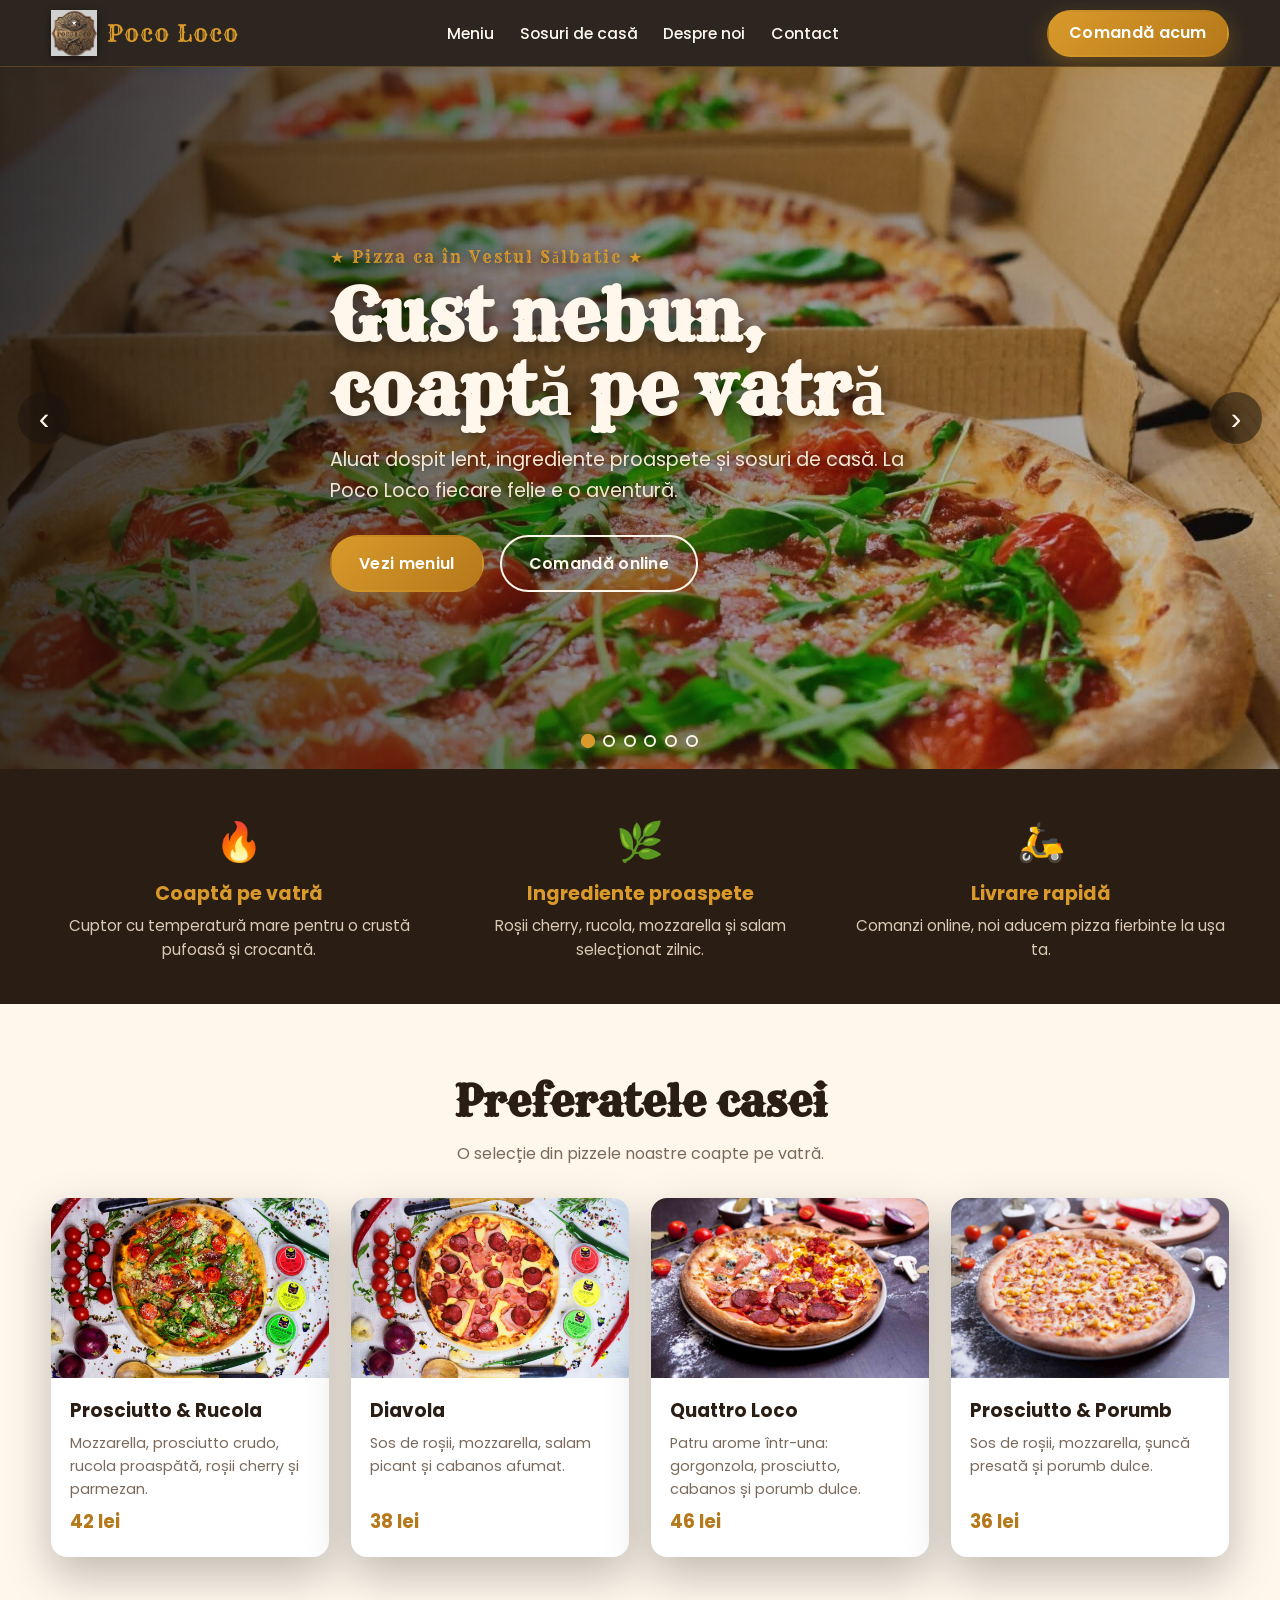
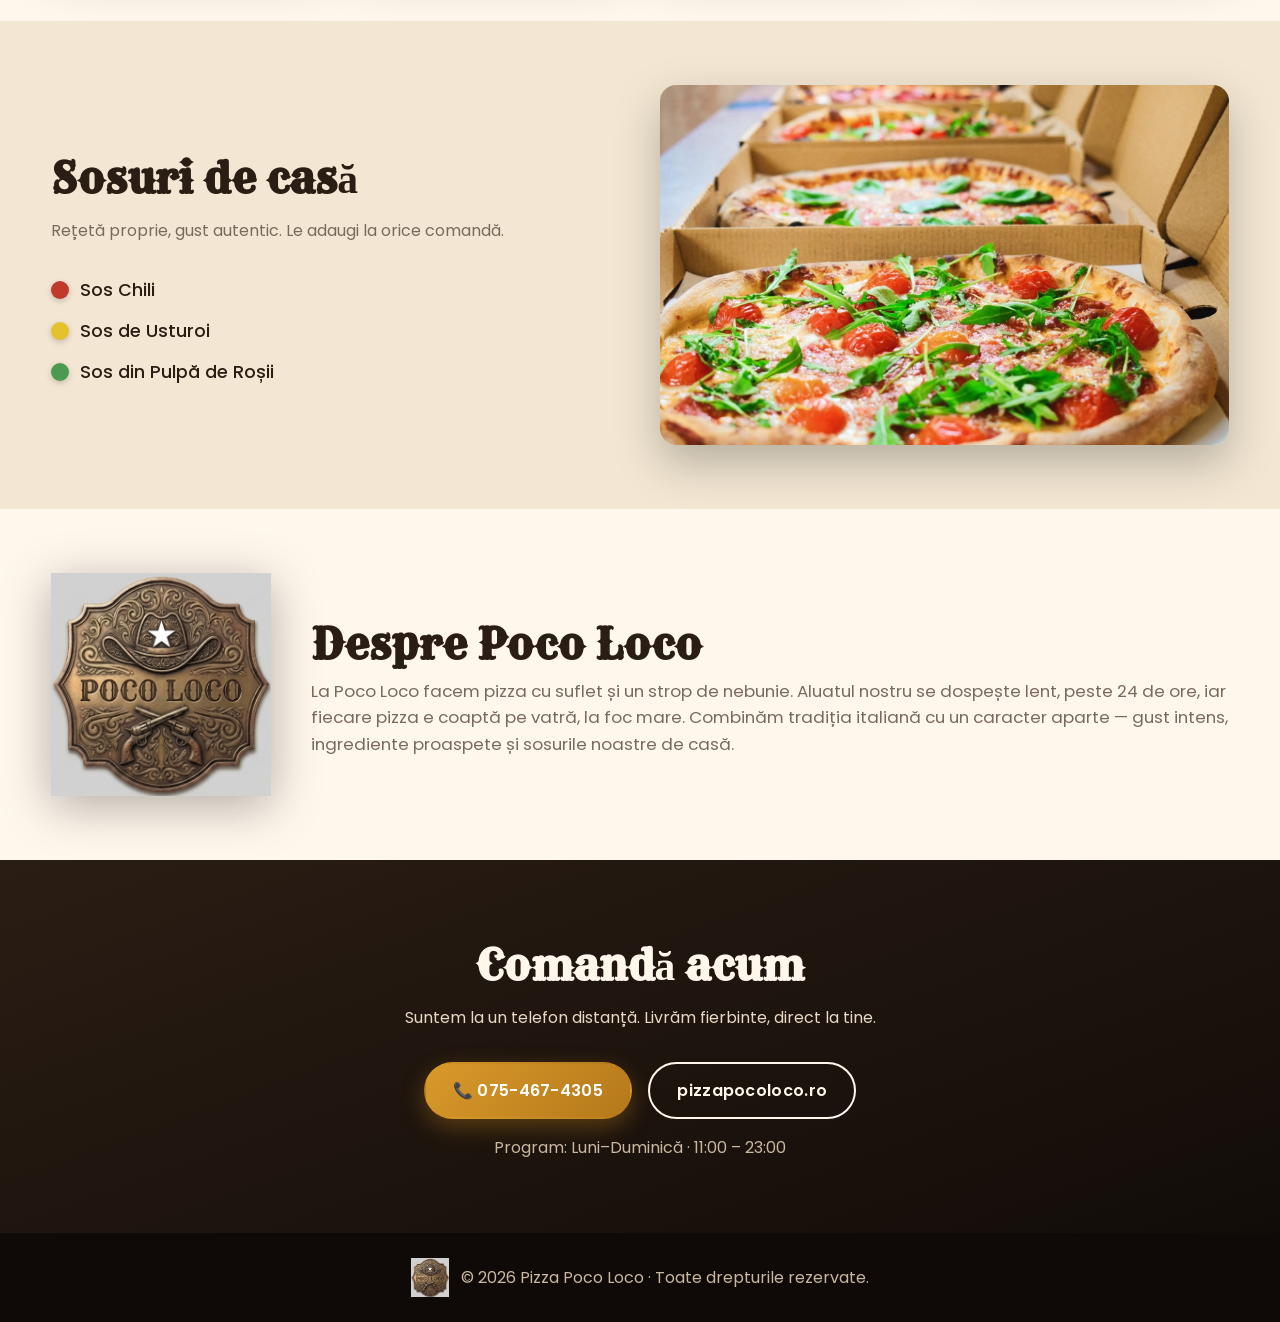
<file: index.html>
<!DOCTYPE html>
<html lang="ro">
<head>
  <meta charset="UTF-8" />
  <meta name="viewport" content="width=device-width, initial-scale=1.0" />
  <title>Pizza Poco Loco — Pizza ca în Vestul Sălbatic | pizzapocoloco.ro</title>
  <meta name="description" content="Pizza Poco Loco — pizza coaptă pe vatră, ingrediente proaspete și sosuri de casă. Comandă online în orașul tău. Livrare rapidă, gust nebun!" />
  <link rel="icon" href="assets/img/logo.png" type="image/png" />
  <link rel="preconnect" href="https://fonts.googleapis.com" />
  <link rel="preconnect" href="https://fonts.gstatic.com" crossorigin />
  <link href="https://fonts.googleapis.com/css2?family=Rye&family=Poppins:wght@300;400;500;600;700&display=swap" rel="stylesheet" />
  <link rel="stylesheet" href="assets/css/styles.css" />
</head>
<body>

  <!-- ===== Header / Navigare ===== -->
  <header class="site-header" id="top">
    <div class="container nav">
      <a href="#top" class="brand">
        <img src="assets/img/logo.png" alt="Sigla Pizza Poco Loco" class="brand__logo" />
        <span class="brand__name">Poco&nbsp;Loco</span>
      </a>
      <nav class="nav__links" aria-label="Navigare principală">
        <a href="#meniu">Meniu</a>
        <a href="#sosuri">Sosuri de casă</a>
        <a href="#despre">Despre noi</a>
        <a href="#contact">Contact</a>
      </nav>
      <a href="#contact" class="btn btn--primary nav__cta">Comandă acum</a>
    </div>
  </header>

  <!-- ===== Hero cu carusel ===== -->
  <section class="hero" aria-label="Galerie pizza">
    <div class="carousel" id="carousel">
      <div class="carousel__track" id="carousel-track">
        <figure class="slide" style="background-image:url('assets/img/pizza-arugula-boxes.jpg')"></figure>
        <figure class="slide" style="background-image:url('assets/img/pizza-prosciutto-rucola.png')"></figure>
        <figure class="slide" style="background-image:url('assets/img/pizza-salami.png')"></figure>
        <figure class="slide" style="background-image:url('assets/img/pizza-quattro.png')"></figure>
        <figure class="slide" style="background-image:url('assets/img/pizza-diavola.png')"></figure>
        <figure class="slide" style="background-image:url('assets/img/pizza-porumb.png')"></figure>
      </div>

      <!-- Conținut peste carusel -->
      <div class="hero__overlay">
        <div class="container hero__content">
          <p class="hero__eyebrow">★ Pizza ca în Vestul Sălbatic ★</p>
          <h1 class="hero__title">Gust nebun,<br />coaptă pe vatră</h1>
          <p class="hero__subtitle">
            Aluat dospit lent, ingrediente proaspete și sosuri de casă.
            La Poco Loco fiecare felie e o aventură.
          </p>
          <div class="hero__actions">
            <a href="#meniu" class="btn btn--primary">Vezi meniul</a>
            <a href="#contact" class="btn btn--ghost">Comandă online</a>
          </div>
        </div>
      </div>

      <!-- Săgeți -->
      <button class="carousel__arrow carousel__arrow--prev" id="prev" aria-label="Imaginea anterioară">‹</button>
      <button class="carousel__arrow carousel__arrow--next" id="next" aria-label="Imaginea următoare">›</button>

      <!-- Indicatori -->
      <div class="carousel__dots" id="dots" role="tablist" aria-label="Selectează imaginea"></div>
    </div>
  </section>

  <!-- ===== Banner caracteristici ===== -->
  <section class="features">
    <div class="container features__grid">
      <div class="feature">
        <span class="feature__icon">🔥</span>
        <h3>Coaptă pe vatră</h3>
        <p>Cuptor cu temperatură mare pentru o crustă pufoasă și crocantă.</p>
      </div>
      <div class="feature">
        <span class="feature__icon">🌿</span>
        <h3>Ingrediente proaspete</h3>
        <p>Roșii cherry, rucola, mozzarella și salam selecționat zilnic.</p>
      </div>
      <div class="feature">
        <span class="feature__icon">🛵</span>
        <h3>Livrare rapidă</h3>
        <p>Comanzi online, noi aducem pizza fierbinte la ușa ta.</p>
      </div>
    </div>
  </section>

  <!-- ===== Meniu (preview) ===== -->
  <section class="menu" id="meniu">
    <div class="container">
      <h2 class="section-title">Preferatele casei</h2>
      <p class="section-lead">O selecție din pizzele noastre coapte pe vatră.</p>
      <div class="menu__grid">
        <article class="card">
          <div class="card__img" style="background-image:url('assets/img/pizza-prosciutto-rucola.png')"></div>
          <div class="card__body">
            <h3>Prosciutto &amp; Rucola</h3>
            <p>Mozzarella, prosciutto crudo, rucola proaspătă, roșii cherry și parmezan.</p>
            <span class="card__price">42 lei</span>
          </div>
        </article>
        <article class="card">
          <div class="card__img" style="background-image:url('assets/img/pizza-diavola.png')"></div>
          <div class="card__body">
            <h3>Diavola</h3>
            <p>Sos de roșii, mozzarella, salam picant și cabanos afumat.</p>
            <span class="card__price">38 lei</span>
          </div>
        </article>
        <article class="card">
          <div class="card__img" style="background-image:url('assets/img/pizza-quattro.png')"></div>
          <div class="card__body">
            <h3>Quattro Loco</h3>
            <p>Patru arome într-una: gorgonzola, prosciutto, cabanos și porumb dulce.</p>
            <span class="card__price">46 lei</span>
          </div>
        </article>
        <article class="card">
          <div class="card__img" style="background-image:url('assets/img/pizza-porumb.png')"></div>
          <div class="card__body">
            <h3>Prosciutto &amp; Porumb</h3>
            <p>Sos de roșii, mozzarella, șuncă presată și porumb dulce.</p>
            <span class="card__price">36 lei</span>
          </div>
        </article>
      </div>
    </div>
  </section>

  <!-- ===== Sosuri de casă ===== -->
  <section class="sauces" id="sosuri">
    <div class="container sauces__inner">
      <div class="sauces__text">
        <h2 class="section-title">Sosuri de casă</h2>
        <p class="section-lead">Rețetă proprie, gust autentic. Le adaugi la orice comandă.</p>
        <ul class="sauces__list">
          <li><span class="dot dot--red"></span> Sos Chili</li>
          <li><span class="dot dot--yellow"></span> Sos de Usturoi</li>
          <li><span class="dot dot--green"></span> Sos din Pulpă de Roșii</li>
        </ul>
      </div>
      <div class="sauces__img" style="background-image:url('assets/img/pizza-arugula-boxes.jpg')"></div>
    </div>
  </section>

  <!-- ===== Despre ===== -->
  <section class="about" id="despre">
    <div class="container about__inner">
      <img src="assets/img/logo.png" alt="Sigla Poco Loco" class="about__logo" />
      <div>
        <h2 class="section-title">Despre Poco Loco</h2>
        <p>
          La Poco Loco facem pizza cu suflet și un strop de nebunie. Aluatul nostru
          se dospește lent, peste 24 de ore, iar fiecare pizza e coaptă pe vatră,
          la foc mare. Combinăm tradiția italiană cu un caracter aparte — gust intens,
          ingrediente proaspete și sosurile noastre de casă.
        </p>
      </div>
    </div>
  </section>

  <!-- ===== Contact / Comandă ===== -->
  <section class="contact" id="contact">
    <div class="container contact__inner">
      <h2 class="section-title section-title--light">Comandă acum</h2>
      <p class="section-lead section-lead--light">Suntem la un telefon distanță. Livrăm fierbinte, direct la tine.</p>
      <div class="contact__actions">
        <a href="tel:+40754674305" class="btn btn--primary">📞 075-467-4305</a>
        <a href="https://www.pizzapocoloco.ro" class="btn btn--ghost btn--ghost-light">pizzapocoloco.ro</a>
      </div>
      <p class="contact__hours">Program: Luni–Duminică · 11:00 – 23:00</p>
    </div>
  </section>

  <!-- ===== Footer ===== -->
  <footer class="site-footer">
    <div class="container site-footer__inner">
      <img src="assets/img/logo.png" alt="Poco Loco" class="site-footer__logo" />
      <p>&copy; <span id="year"></span> Pizza Poco Loco · Toate drepturile rezervate.</p>
    </div>
  </footer>

  <script src="assets/js/carousel.js"></script>
</body>
</html>
</file>
<file: assets/css/styles.css>
/* ===== Variabile & reset ===== */
:root {
  --bg:        #1c140f;
  --cream:     #fff7ec;
  --gold:      #d99a2b;
  --gold-deep: #b5781a;
  --red:       #c0392b;
  --green:     #4c9a52;
  --ink:       #2a1d14;
  --muted:     #7a6a5c;
  --shadow:    0 18px 45px rgba(0,0,0,.25);
  --radius:    16px;
}

* { margin: 0; padding: 0; box-sizing: border-box; }

html { scroll-behavior: smooth; }

body {
  font-family: 'Poppins', system-ui, sans-serif;
  color: var(--ink);
  background: var(--cream);
  line-height: 1.6;
}

img { display: block; max-width: 100%; }

.container { width: min(1180px, 92%); margin-inline: auto; }

a { text-decoration: none; color: inherit; }

/* ===== Butoane ===== */
.btn {
  display: inline-block;
  padding: .85rem 1.7rem;
  border-radius: 999px;
  font-weight: 600;
  letter-spacing: .3px;
  transition: transform .18s ease, box-shadow .18s ease, background .18s ease;
  cursor: pointer;
  border: 2px solid transparent;
  font-size: 1rem;
}
.btn:hover { transform: translateY(-2px); }

.btn--primary {
  background: linear-gradient(135deg, var(--gold), var(--gold-deep));
  color: #fff;
  box-shadow: 0 8px 22px rgba(181,120,26,.4);
}
.btn--ghost {
  background: transparent;
  color: var(--cream);
  border-color: var(--cream);
}
.btn--ghost:hover { background: var(--cream); color: var(--ink); }
.btn--ghost-light { border-color: var(--cream); }

/* ===== Header ===== */
.site-header {
  position: sticky;
  top: 0;
  z-index: 50;
  background: rgba(28,20,15,.92);
  backdrop-filter: blur(8px);
  border-bottom: 1px solid rgba(217,154,43,.25);
}
.nav {
  display: flex;
  align-items: center;
  justify-content: space-between;
  gap: 1rem;
  padding: .6rem 0;
}
.brand { display: flex; align-items: center; gap: .6rem; }
.brand__logo { width: 46px; height: 46px; object-fit: contain; filter: drop-shadow(0 2px 4px rgba(0,0,0,.5)); }
.brand__name {
  font-family: 'Rye', serif;
  color: var(--gold);
  font-size: 1.45rem;
  letter-spacing: 1px;
}
.nav__links { display: flex; gap: 1.6rem; }
.nav__links a {
  color: var(--cream);
  font-weight: 500;
  font-size: .98rem;
  position: relative;
}
.nav__links a::after {
  content: "";
  position: absolute; left: 0; bottom: -4px;
  width: 0; height: 2px; background: var(--gold);
  transition: width .2s ease;
}
.nav__links a:hover::after { width: 100%; }
.nav__cta { padding: .55rem 1.25rem; }

/* ===== Hero / Carusel ===== */
.hero { position: relative; }
.carousel {
  position: relative;
  height: clamp(420px, 78vh, 760px);
  overflow: hidden;
  background: var(--bg);
}
.carousel__track {
  display: flex;
  height: 100%;
  transition: transform .8s cubic-bezier(.65,0,.35,1);
  will-change: transform;
}
.slide {
  flex: 0 0 100%;
  height: 100%;
  background-size: cover;
  background-position: center;
}

/* strat întunecat pentru lizibilitate text */
.hero__overlay {
  position: absolute;
  inset: 0;
  display: flex;
  align-items: center;
  background: linear-gradient(90deg, rgba(20,13,8,.82) 0%, rgba(20,13,8,.45) 50%, rgba(20,13,8,.15) 100%);
  pointer-events: none;
}
.hero__content { pointer-events: auto; max-width: 620px; }
.hero__eyebrow {
  font-family: 'Rye', serif;
  color: var(--gold);
  letter-spacing: 2px;
  margin-bottom: .6rem;
  text-shadow: 0 2px 8px rgba(0,0,0,.6);
}
.hero__title {
  font-family: 'Rye', serif;
  color: var(--cream);
  font-size: clamp(2.4rem, 6vw, 4.4rem);
  line-height: 1.05;
  text-shadow: 0 4px 18px rgba(0,0,0,.6);
}
.hero__subtitle {
  color: #f3e7d3;
  font-size: clamp(1rem, 2vw, 1.2rem);
  margin: 1.1rem 0 1.8rem;
  text-shadow: 0 2px 10px rgba(0,0,0,.6);
}
.hero__actions { display: flex; gap: 1rem; flex-wrap: wrap; }

/* săgeți */
.carousel__arrow {
  position: absolute;
  top: 50%;
  transform: translateY(-50%);
  width: 52px; height: 52px;
  border-radius: 50%;
  border: none;
  background: rgba(28,20,15,.55);
  color: var(--cream);
  font-size: 2rem;
  line-height: 1;
  cursor: pointer;
  display: grid; place-items: center;
  transition: background .2s ease, transform .2s ease;
  z-index: 5;
}
.carousel__arrow:hover { background: var(--gold); transform: translateY(-50%) scale(1.08); }
.carousel__arrow--prev { left: 18px; }
.carousel__arrow--next { right: 18px; }

/* indicatori */
.carousel__dots {
  position: absolute;
  bottom: 22px; left: 50%;
  transform: translateX(-50%);
  display: flex; gap: .55rem;
  z-index: 5;
}
.carousel__dots button {
  width: 12px; height: 12px;
  border-radius: 50%;
  border: 2px solid var(--cream);
  background: transparent;
  cursor: pointer;
  padding: 0;
  transition: background .2s ease, transform .2s ease;
}
.carousel__dots button.is-active { background: var(--gold); border-color: var(--gold); transform: scale(1.2); }

/* ===== Features ===== */
.features { background: var(--ink); }
.features__grid {
  display: grid;
  grid-template-columns: repeat(3, 1fr);
  gap: 1.5rem;
  padding: 2.6rem 0;
}
.feature { text-align: center; color: var(--cream); }
.feature__icon { font-size: 2.4rem; display: block; margin-bottom: .4rem; }
.feature h3 { color: var(--gold); margin-bottom: .25rem; font-size: 1.2rem; }
.feature p { color: #d9c9b5; font-size: .95rem; }

/* ===== Titluri secțiuni ===== */
.section-title {
  font-family: 'Rye', serif;
  font-size: clamp(1.8rem, 4vw, 2.6rem);
  color: var(--ink);
  text-align: center;
}
.section-title--light { color: var(--cream); }
.section-lead { text-align: center; color: var(--muted); margin: .4rem 0 2rem; }
.section-lead--light { color: #e8d8c4; }

/* ===== Meniu ===== */
.menu { padding: 4rem 0; }
.menu__grid {
  display: grid;
  grid-template-columns: repeat(4, 1fr);
  gap: 1.4rem;
}
.card {
  background: #fff;
  border-radius: var(--radius);
  overflow: hidden;
  box-shadow: var(--shadow);
  transition: transform .22s ease, box-shadow .22s ease;
  display: flex; flex-direction: column;
}
.card:hover { transform: translateY(-6px); box-shadow: 0 26px 55px rgba(0,0,0,.28); }
.card__img { height: 180px; background-size: cover; background-position: center; }
.card__body { padding: 1.1rem 1.2rem 1.3rem; display: flex; flex-direction: column; gap: .4rem; flex: 1; }
.card__body h3 { font-size: 1.15rem; }
.card__body p { font-size: .9rem; color: var(--muted); flex: 1; }
.card__price {
  font-weight: 700;
  color: var(--gold-deep);
  font-size: 1.15rem;
}

/* ===== Sosuri ===== */
.sauces { background: #f3e7d3; padding: 4rem 0; }
.sauces__inner {
  display: grid;
  grid-template-columns: 1fr 1fr;
  gap: 2.5rem;
  align-items: center;
}
.sauces__text .section-title, .sauces__text .section-lead { text-align: left; }
.sauces__list { list-style: none; margin-top: 1.4rem; display: grid; gap: .8rem; }
.sauces__list li { display: flex; align-items: center; gap: .7rem; font-weight: 500; font-size: 1.1rem; }
.dot { width: 18px; height: 18px; border-radius: 50%; box-shadow: 0 2px 6px rgba(0,0,0,.2); }
.dot--red { background: var(--red); }
.dot--yellow { background: #e6c12e; }
.dot--green { background: var(--green); }
.sauces__img {
  height: 360px;
  border-radius: var(--radius);
  background-size: cover;
  background-position: center;
  box-shadow: var(--shadow);
}

/* ===== Despre ===== */
.about { padding: 4rem 0; }
.about__inner {
  display: grid;
  grid-template-columns: 220px 1fr;
  gap: 2.5rem;
  align-items: center;
}
.about__logo { width: 220px; margin-inline: auto; filter: drop-shadow(0 10px 24px rgba(0,0,0,.3)); }
.about .section-title { text-align: left; }
.about p { color: var(--muted); font-size: 1.05rem; }

/* ===== Contact ===== */
.contact {
  background: linear-gradient(160deg, var(--ink), #120c08);
  padding: 4.5rem 0;
}
.contact__inner { text-align: center; }
.contact__actions { display: flex; gap: 1rem; justify-content: center; flex-wrap: wrap; margin-bottom: 1rem; }
.contact__hours { color: #c9b79f; }

/* ===== Footer ===== */
.site-footer { background: #0f0a07; color: #c9b79f; padding: 1.6rem 0; }
.site-footer__inner { display: flex; align-items: center; justify-content: center; gap: .8rem; flex-wrap: wrap; text-align: center; }
.site-footer__logo { width: 38px; }

/* ===== Responsive ===== */
@media (max-width: 900px) {
  .menu__grid { grid-template-columns: repeat(2, 1fr); }
  .sauces__inner, .about__inner { grid-template-columns: 1fr; }
  .about__logo { width: 160px; }
  .sauces__img { height: 260px; }
}
@media (max-width: 680px) {
  .nav__links { display: none; }
  .features__grid { grid-template-columns: 1fr; gap: 1.2rem; }
  .menu__grid { grid-template-columns: 1fr; }
  .hero__overlay { background: linear-gradient(180deg, rgba(20,13,8,.4), rgba(20,13,8,.8)); }
  .carousel__arrow { width: 42px; height: 42px; font-size: 1.5rem; }
}
</file>
